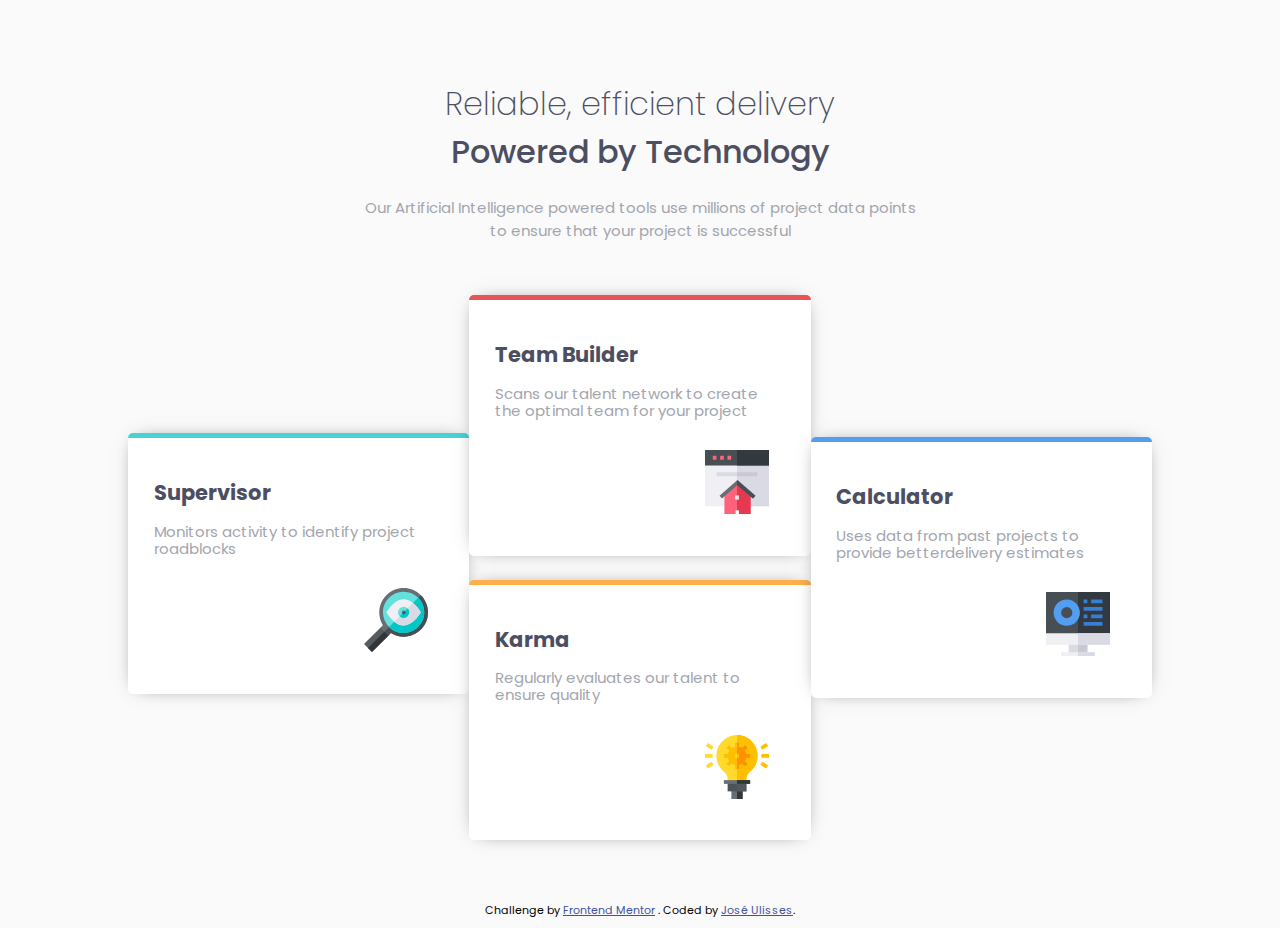
<file: Four Card Feature Section/index.html>
<!DOCTYPE html>
<html lang="en">
  <head>
    	<meta charset="UTF-8" />
    	<meta name="viewport" content="width=device-width, 	initial-scale=1.0" />
		<link
		  rel="icon"
		  type="image/png"
		  sizes="32x32"
		  href="./images/favicon-32x32.png"
		/>
		<title>Frontend Mentor | Four card feature section</title>
		<link rel="stylesheet" href="css/normalize.min.css" />
		<link rel="stylesheet" href="css/style.css" />
		<link
		  href="https://fonts.googleapis.com/css?family=Poppins:200,400,500,600,700&display=swap"
		  rel="stylesheet"
		/>
	</head>
	<body>
		<div class="border">
			<header>
				<h1>Reliable, efficient delivery <br><strong>Powered by Technology</strong></h1>
				<p>Our Artificial Intelligence powered tools use millions of project data points to ensure that your project is successful </p>
			</header>
			
			<div class="boxs">
				<div class="box  supervisor">
					<h2>Supervisor</h2>
					<p>Monitors activity to identify project roadblocks </p>
					<div class="img-right">
						<img src="images/icon-supervisor.svg">
					</div>
				</div>
				<div class="box-center">
					<div class="box team">
						<h2>Team Builder</h2>
						<p>Scans our talent network to create the optimal team for your project </p>
						<div class="img-right">
							<img src="images/icon-team-builder.svg">
						</div>
					</div>
					<div class="box karma">
						<h2>Karma</h2>
						<p>Regularly evaluates our talent to ensure quality </p>
						<div class="img-right">
							<img src="images/icon-karma.svg">
						</div>
					</div>
				</div>
				<div class="box  calculator">
					<h2>Calculator</h2>
					<p>Uses data from past projects to provide betterdelivery estimates</p>
					<div class="img-right">
						<img src="images/icon-calculator.svg">
					</div>
				</div>
			</div>
			<footer>
			  <p class="attribution">
				Challenge by
				<a href="https://www.frontendmentor.io?ref=challenge" target="_blank">Frontend Mentor</a>
				. Coded by <a href="jos3s.github.io">José Ulisses</a>.
			  </p>
			</footer>
		</div>
	</body>
</html>
</file>
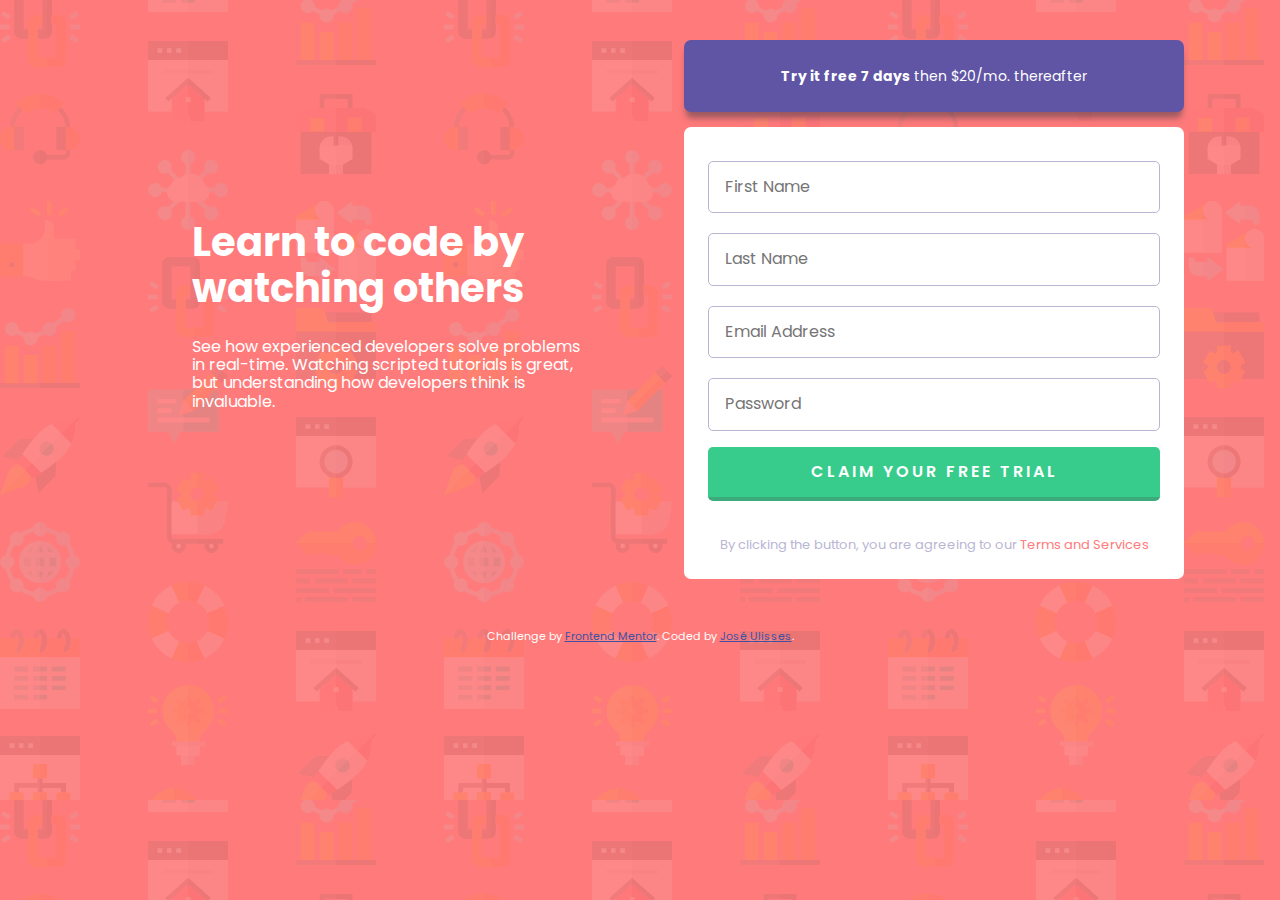
<file: Intro Component with Signup Form/index.html>
<!DOCTYPE html>
<html lang="en">
	<head>
		<meta charset="UTF-8">
		<meta name="viewport" content="width=device-width, initial-scale=1.0"> <!-- displays site properly based on user's device -->  	
		<link rel="icon" type="image/png" sizes="32x32" href="./images/favicon-32x32.png">

		<title>Frontend Mentor | Intro component with sign up form</title>   	
		<!-- Feel free to remove these styles or customise in your own stylesheet 👍 -->
		<link rel="stylesheet" href="css/normalize.min.css">
		<link rel="stylesheet" href="css/style.css">
		<link href="https://fonts.googleapis.com/css?family=Poppins:400,500,600,700&display=swap" rel="stylesheet">
	</head>
	<body>
		<div class="border pagLogin">
			<div class="header border">
				<header>
					<h1>Learn to code by watching others</h1>
					<p>See how experienced developers solve problems in real-time. Watching scripted tutorials is great, 
						but understanding how developers think is invaluable. </p>
				</header>
			</div>
			<div class="subscribe">
				<div class="price">
					<p><b>Try it free 7 days</b> then $20/mo. thereafter</p>
				</div>
				<div class="form">
					<form action="post">
						<div class="border">
							<input required type="text" placeholder="First Name">
							<input required type="text" placeholder="Last Name">
							<input required type="email" name="email" id="id" placeholder="Email Address">
							<input required type="password" name="password" id="password" placeholder="Password">
							<button type="submit">Claim your free trial</button>
						</div>
					</form>
					<p>By clicking the button, you are agreeing to our <a href="#">Terms and Services</a></p>
				</div>
			</div>
		</div>
		<footer>
			<p class="attribution">
			Challenge by <a href="https://www.frontendmentor.io?ref=challenge" target="_blank">Frontend Mentor</a>. 
			Coded by <a href="https://jos3s.github.io">José Ulisses</a>.
			</p>
		</footer>
	</body>
</html>
</file>
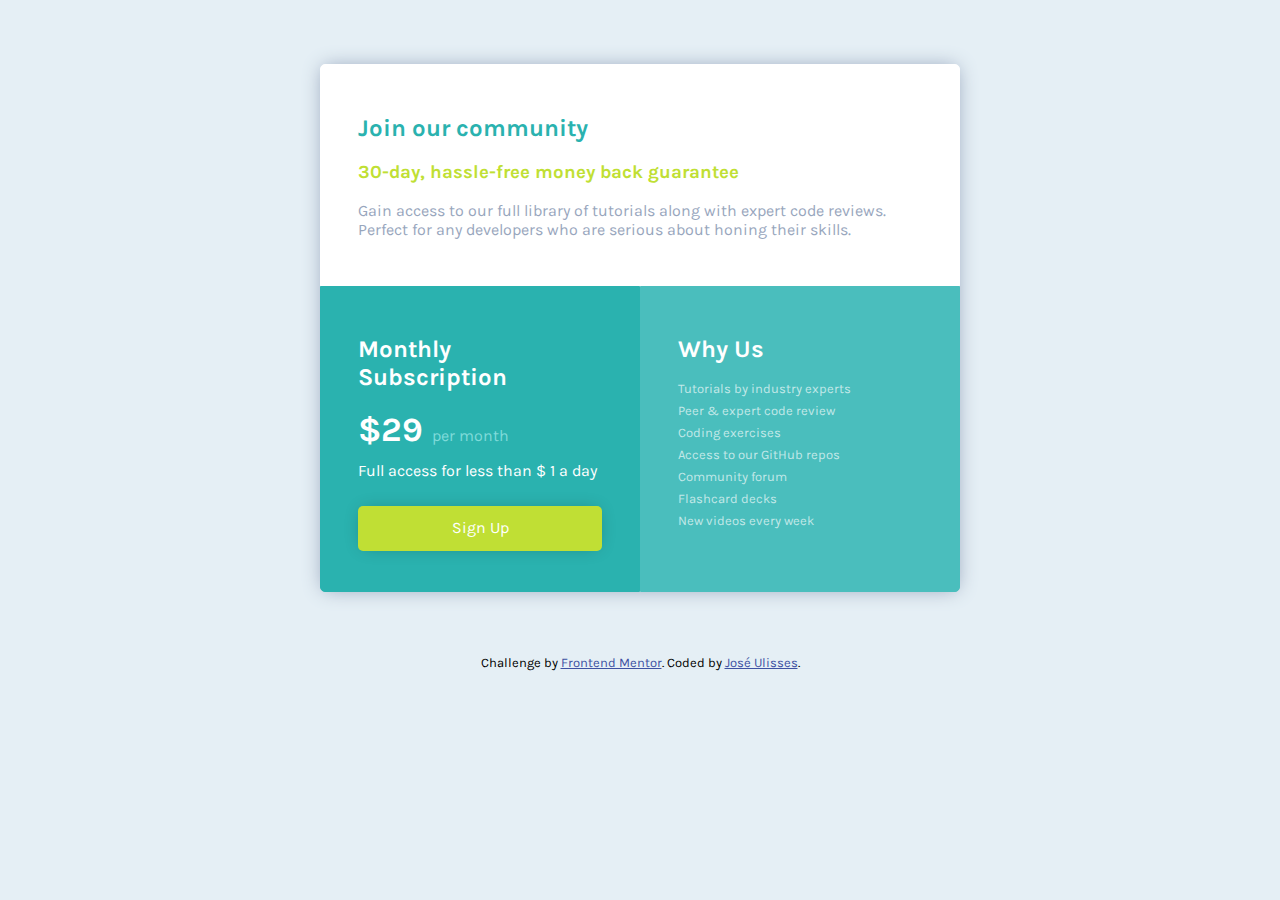
<file: Single Price Grid Component/index.html>
<!DOCTYPE html>
<html lang="en">
<head>
	<meta name="viewport" content="width=device-width, initial-scale=1.0"> <!-- displays site properly based on user's device -->
	<meta charset="UTF-8">
	<link rel="icon" type="image/png" sizes="32x32" href="./images/favicon-32x32.png">
	<title>Frontend Mentor | Single Price Grid Component</title>
	<link rel="stylesheet" href="css/style.css">
	<link rel="stylesheet" href="css/normalize.min.css">
	<link href="https://fonts.googleapis.com/css?family=Karla&display=swap" rel="stylesheet">
</head>
	<body>
		<div class="container">
			<div class="box">
				<div class="info">
						<div class="border">
							<h2>Join our community</h2>
							<h3>30-day, hassle-free money back guarantee</h3>
							<p>
							Gain access to our full library of tutorials along with expert code reviews. 
							Perfect for any developers who are serious about honing their skills.
							</p>
						</div>
				</div>
				<div class="options">
					<div class="subscription">
							<div class="border">
								<h2>Monthly Subscription</h2>
								<p id="price">&dollar;29 </p> 
								<p id="price-info"> per month</p> 
								<p id="txt">Full access for less than &dollar; 1 a day</p>
								<button class="signUp">Sign Up</button>
							</div>
					</div>
					<div class="whyUs">
						<div class="border">
							<h2>Why Us</h2>
							<p>Tutorials by industry experts</p>
							<p>Peer &amp; expert code review</p>
							<p>Coding exercises</p>
							<p>Access to our GitHub repos</p>
							<p>Community forum</p>
							<p>Flashcard decks</p>
							<p>New videos every week</p>
						</div>
					</div>
				</div>
			</div>
		</div>
  		<footer>
			<p class="attribution">
				Challenge by <a href="https://www.frontendmentor.io?ref=challenge" target="_blank">Frontend Mentor</a>. 
				Coded by <a href="https://jos3s.github.io">José Ulisses</a>.
			</p>
		</footer>
	</body>
</html>
</file>
<file: Four Card Feature Section/css/style.css>
:root{
    --red: hsl(0, 78%, 62%);
    --cyan: hsl(180, 62%, 55%);
    --orange: hsl(34, 97%, 64%);
    --blue: hsl(212, 86%, 64%);
    --dark-blue: hsl(234, 12%, 34%);
    --grayish: hsl(229, 6%, 66%);
    --ligthgray: hsl(0, 0%, 98%);
}
body{
    font-family: 'Poppins', sans-serif;
    font-size: 15px;
    background-color: var(--ligthgray);
}
header{
    text-align: center;
}
header h1{
    color: var(--dark-blue);
    font-size: 1.5em;
    font-weight: 200;
    line-height: 1.5;
}
header strong{
    font-size: 1em;
    font-weight: 500;

}
header p{
    color: var(--grayish);
    line-height: 1.5;
}
.border{
    margin-top: 5rem;
    width: 85%;
    margin-left: auto;
    margin-right: auto;
}
.boxs{
    margin-top: 5em;
}
.box{
    box-shadow: 0px 0px 19px -10px rgba(0,0,0,0.75);
    margin-bottom: 1.5rem;
    padding: 1.6rem;
    background-color: white;
    border-radius: 5px;
    -webkit-border-radius: 5px;
    -moz-border-radius: 5px;
    -ms-border-radius: 5px;
    -o-border-radius: 5px;
}
.box h2{
    font-weight: 700;
    font-size: 1.4em;
    color: var(--dark-blue);
}
.box p{
    color: var(--grayish);
}
.box:nth-last-child(1){
    margin-bottom: 5rem;
}
.supervisor{
    border-top: 5px solid var(--cyan);
}
.team{
    border-top: 5px solid var(--red);
}
.karma{
    border-top: 5px solid var(--orange);
}
.calculator{
    border-top: 5px solid var(--blue);
}
.img-right{
    display: flex;
    justify-content: flex-end;
    padding: 1rem;
}
.attribution {
    font-size: 11px;
    text-align: center;
}
.attribution a {
    font-size: 11px;
    color: hsl(228, 45%, 44%);
}

@media screen and (min-width: 1200px){
    header{
        width: 55%;
        margin-left: auto;
        margin-right: auto;
    }
    header h1{
        font-size: 2rem;
    }
    .border{
        width: 80%;
        margin-left: auto;
    }
    .boxs{
        display: flex;
        align-items: center;
        justify-content: space-between;
        margin-top: 3.5em;
        margin-bottom: 3rem;
    }
    .box{
        max-width: 290px;
        flex-grow: 1;
        margin-bottom: 1.5rem;
    }
    .box:nth-last-child(1){
        margin-bottom: 1rem;
    }
}
</file>
<file: Intro Component with Signup Form/css/style.css>
body{
    color: white;
    font-family: 'Poppins', sans-serif;
    background: hsl(0, 100%, 74%)  url("../images/bg-intro-mobile.png");
    text-align: center;
    font-size: 16px;
}
.border{
    padding: 2em;
}
.subscribe{
    display: flex;
    flex-direction: column;
}
.price{
    box-shadow: 0px 8px 6px -2px rgba(62,60,73,0.52);
    font-weight: 400;
    font-size: 14px;
    padding: 1em;
    background-color:hsl(248, 32%, 49%);
    border-radius: 7px;
    -webkit-border-radius: 7px;
    -moz-border-radius: 7px;
    -ms-border-radius: 7px;
    -o-border-radius: 7px;
    margin-bottom: 15px;
}
.form{
    background: white;
    border-radius: 7px;
    -webkit-border-radius: 7px;
    -moz-border-radius: 7px;
    -ms-border-radius: 7px;
    -o-border-radius: 7px;
}
.form input{
    border: 1px solid  hsl(246, 25%, 77%);
    border-radius: 5px;
    margin-top: 20px;
    padding: 1em;
    width: 100%;
    box-sizing: border-box;
}
.form input:nth-child(1){
    margin-top: 10px;
}
.form input:focus{
    border-color: hsl(249, 10%, 26%) ;
}
.form button{
    text-transform: uppercase;
    font-weight: 600;
    letter-spacing: 3px;
    color: white;
    margin-top: 1em;
    box-sizing: border-box;
    height: auto;
    border-radius: 5px;
    padding: 1em;
    width: 100%;
    border: none;
    background:hsl(154, 59%, 51%);
    border-bottom: 4px solid hsl(154,48%,45%);
}
.form div{
    padding: 1.5em;
}
.form p{
    margin-top: 0;
    padding: 1em 2rem;
    color: hsl(246, 25%, 77%);
    font-size: 13px;
}
.form p a{
    color: hsl(0, 100%, 74%);
    text-decoration: none;
}
.attribution { font-size: 11px; text-align: center; }
.attribution a { color: hsl(228, 45%, 44%); }

@media screen and (min-width:950px){
    body{
        background: hsl(0, 100%, 74%)  url("../images/bg-intro-desktop.png");
    }
    .header{
        text-align: left;
    }
    .header h1{
        font-size: 2.5em;
    }
    .border{
        padding: 2.5em 6em;
    }
    .pagLogin{
        display: flex;
        justify-content: space-around;
        align-items: center;
    }
    .header{
        max-width: 600px;
    }
    .subscribe{
        max-width: 500px;
    }
}
</file>
<file: Single Price Grid Component/css/style.css>
body{
    font-family: 'Karla', sans-serif;
    background:hsl(204, 43%, 93%);
    font-size: 16px;
}
.container{
    height: 100%;
    padding: 4em 3em;
}
.box{
    display: flex;
    flex-direction: column;
    gap: 0;
    box-shadow: 0px 0px 19px -2px rgba(152,166,189,1);
    border-radius: 10px;
    -webkit-border-radius: 10px;
    -moz-border-radius: 10px;
    -ms-border-radius: 10px;
    -o-border-radius: 10px;
}
.border{
    padding: 1.8em;
}
.info{
    background: white;
    color:#98a6bd;
    border: 1px solid white;
    border-radius: 5px 5px 0px 0px;
    -webkit-border-radius: 5px 5px 0px 0px;
    -moz-border-radius: 5px 5px 0px 0px;
    -ms-border-radius: 5px 5px 0px 0px;
    -o-border-radius: 5px 5px 0px 0px;
}
.info h2{
    color: hsl(179, 62%, 43%);
}
.info h3{
    color:hsl(71, 73%, 54%);
}
.subscription{
    background: hsl(179, 62%, 43%);
    color: white;
}
.signUp{
    color: white;
    background-color: hsl(71, 73%, 54%);
    border: none;
    border-radius:5px;
    margin: 10px auto;
    width:100%;
    height: 45px;
    box-shadow: 0px 0px 18px -5px rgba(0,0,0,0.29);
}
#price{
    font-size: 34px;
    display: inline;
    font-weight:bold;
}
#price-info{
    display: inline-block;
    color:hsl(179, 56%, 68%) ;
}
#txt{
    margin-top:0px;
}
.whyUs{
    background-color: #4abebd;
    color: white;
    border: 1px solid #4abebd ;
    border-radius: 0px 0px 5px 5px;
    -webkit-border-radius: 0px 0px 5px 5px;
    -moz-border-radius: 0px 0px 5px 5px;
    -ms-border-radius: 0px 0px 5px 5px;
    -o-border-radius: 0px 0px 5px 5px;
}
.whyUs p{
    font-size: 13px;
    color: rgba(255, 255, 255, 0.671);
    line-height: .6;
}
.attribution { font-size: 13px; text-align: center; margin-top: 0; }
.attribution a { color: hsl(228, 45%, 44%); }

@media screen and (min-width:740px){
    .container{
        margin: auto;
        width: 640px;
    }
    .border{
        padding: 1.85em 2.30em;
    }
    .options{
        display: flex;
        flex-direction: row;
        align-items:stretch;
    }
    .options div{
        flex: 1 1 25%;
    }
    .subscription{
        border: 1px solid hsl(179, 62%, 43%) ;
        border-radius: 0px 0px 0px 5px;
        -webkit-border-radius: 0px 0px 0px 5px;
        -moz-border-radius: 0px 0px 0px 5px;
        -ms-border-radius: 0px 0px 0px 5px;
        -o-border-radius: 0px 0px 0px 5px;
    }
    .whyUs{
        border: 1px solid #4abebd ;
        border-radius: 0px 0px 5px 0px;
        -webkit-border-radius: 0px 0px 5px 0px;
        -moz-border-radius: 0px 0px 5px 0px;
        -ms-border-radius: 0px 0px 5px 0px;
        -o-border-radius: 0px 0px 5px 0px;
    }
    .whyUs p{
        line-height: .7;
    }
}
</file>
